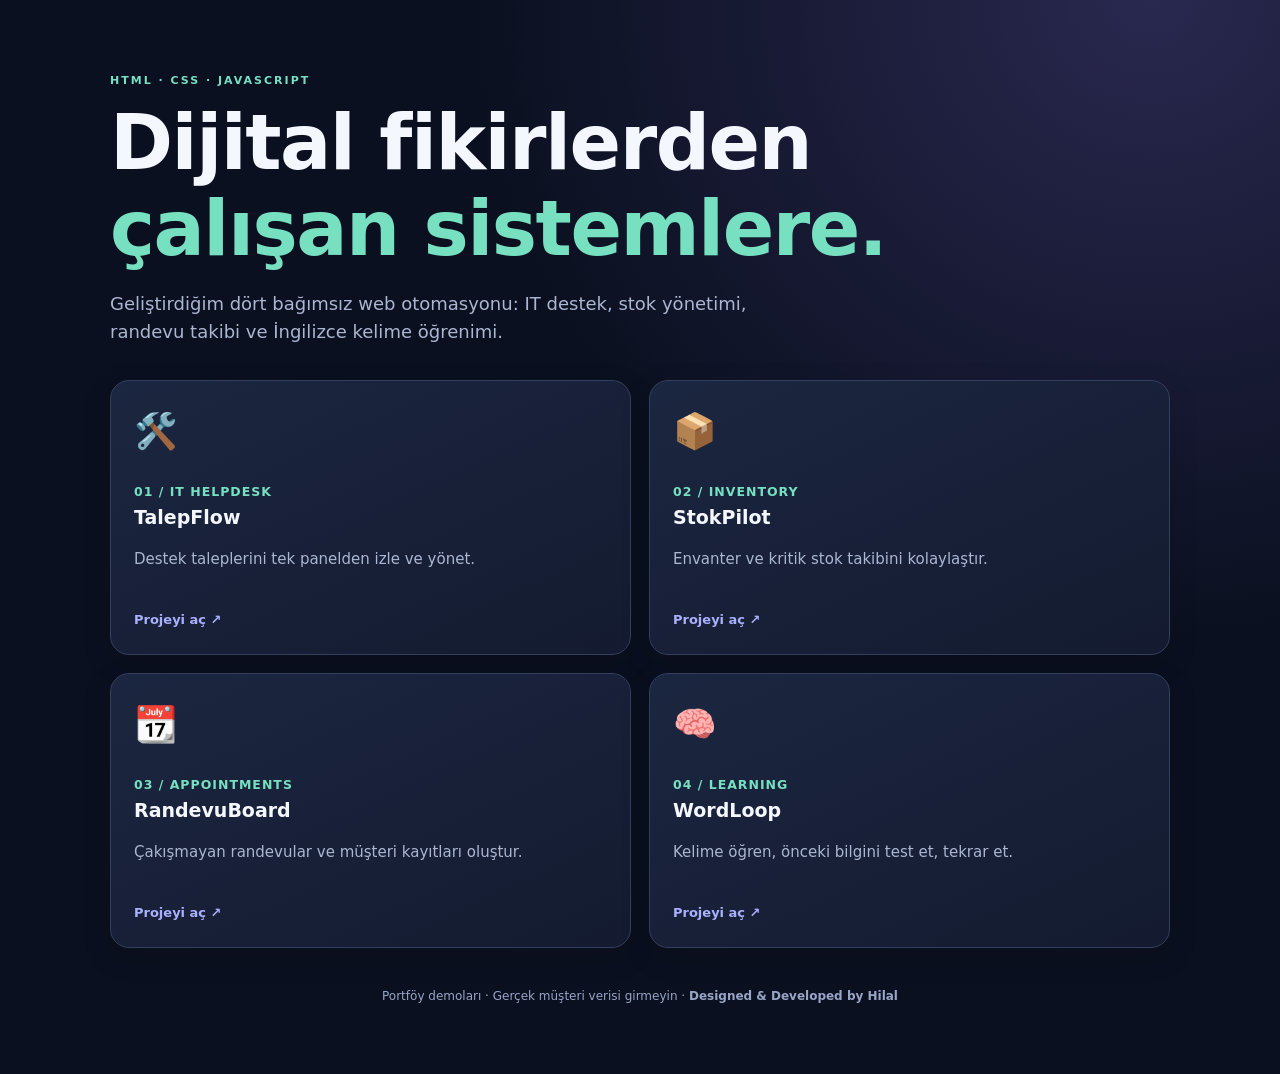
<file: index.html>
<!doctype html><html lang="tr"><head><meta charset="utf-8"><meta name="viewport" content="width=device-width,initial-scale=1"><title>Hilal | Web Automation Portfolio</title><link rel="stylesheet" href="shared/style.css"></head><body><main class="landing"><small class="eyebrow">HTML · CSS · JAVASCRIPT</small><h1>Dijital fikirlerden<br><span class="accent">çalışan sistemlere.</span></h1><p class="lead">Geliştirdiğim dört bağımsız web otomasyonu: IT destek, stok yönetimi, randevu takibi ve İngilizce kelime öğrenimi.</p><section class="tiles"><a class="tile" href="talepflow/"><span>🛠️</span><small>01 / IT HELPDESK</small><h2>TalepFlow</h2><p>Destek taleplerini tek panelden izle ve yönet.</p><b>Projeyi aç ↗</b></a><a class="tile" href="stokpilot/"><span>📦</span><small>02 / INVENTORY</small><h2>StokPilot</h2><p>Envanter ve kritik stok takibini kolaylaştır.</p><b>Projeyi aç ↗</b></a><a class="tile" href="randevuboard/"><span>📆</span><small>03 / APPOINTMENTS</small><h2>RandevuBoard</h2><p>Çakışmayan randevular ve müşteri kayıtları oluştur.</p><b>Projeyi aç ↗</b></a><a class="tile" href="wordloop/"><span>🧠</span><small>04 / LEARNING</small><h2>WordLoop</h2><p>Kelime öğren, önceki bilgini test et, tekrar et.</p><b>Projeyi aç ↗</b></a></section><footer>Portföy demoları · Gerçek müşteri verisi girmeyin · <strong>Designed &amp; Developed by Hilal</strong></footer></main></body></html>
</file>
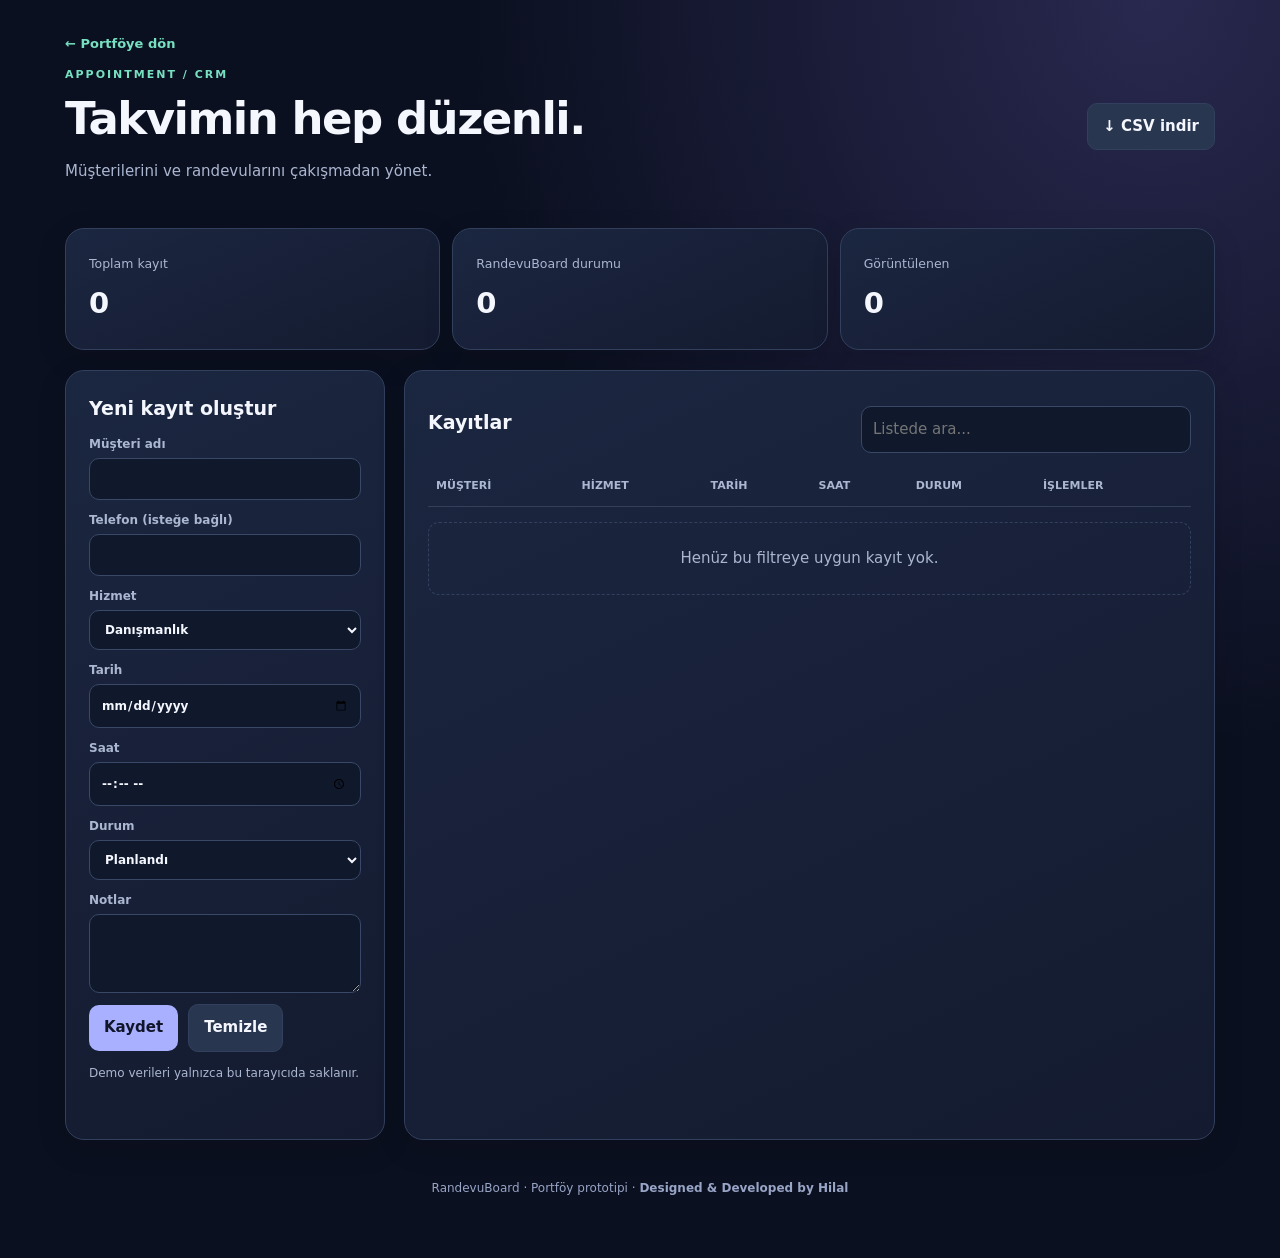
<file: randevuboard/index.html>
<!doctype html><html lang="tr"><head><meta charset="utf-8"><meta name="viewport" content="width=device-width,initial-scale=1"><title>RandevuBoard | Web Otomasyonu</title><link rel="stylesheet" href="../shared/style.css"></head><body><div class="wrap"><a class="back" href="../">← Portföye dön</a><header class="top"><div><p class="eyebrow">APPOINTMENT / CRM</p><h1>Takvimin hep düzenli.</h1><p>Müşterilerini ve randevularını çakışmadan yönet.</p></div><button class="ghost" id="csv">↓ CSV indir</button></header><div class="statrow"><div class="stat"><small>Toplam kayıt</small><strong id="total">0</strong></div><div class="stat"><small>RandevuBoard durumu</small><strong id="attention">0</strong></div><div class="stat"><small>Görüntülenen</small><strong id="visible">0</strong></div></div><div class="grid"><aside class="stack"><section class="panel"><h2 id="formTitle">Yeni kayıt oluştur</h2><form id="form" class="form"><label>Müşteri adı<input name="customer" required maxlength="75"></label><label>Telefon (isteğe bağlı)<input name="phone" type="tel" maxlength="20"></label><label>Hizmet<select name="service"><option>Danışmanlık</option><option>Görüşme</option><option>Kontrol</option><option>Bakım</option></select></label><label>Tarih<input name="date" type="date" required></label><label>Saat<input name="time" type="time" min="08:00" max="21:00" required></label><label>Durum<select name="status"><option>Planlandı</option><option>Tamamlandı</option><option>İptal</option></select></label><label>Notlar<textarea name="notes" rows="3" maxlength="300"></textarea></label><div class="flex"><button type="submit" id="save">Kaydet</button><button type="button" class="ghost" id="cancel">Temizle</button></div></form><p class="hint">Demo verileri yalnızca bu tarayıcıda saklanır.</p><div id="notice" class="toast" role="status"></div></section></aside><section class="panel"><div class="bar"><h2>Kayıtlar</h2><input id="search" class="search" placeholder="Listede ara..." aria-label="Ara"></div><div class="tablewrap"><table><thead><tr><th>Müşteri</th><th>Hizmet</th><th>Tarih</th><th>Saat</th><th>Durum</th><th>İşlemler</th></tr></thead><tbody id="rows"></tbody></table></div><p id="empty" class="empty" hidden>Henüz bu filtreye uygun kayıt yok.</p></section></div><footer>RandevuBoard · Portföy prototipi · <strong>Designed &amp; Developed by Hilal</strong></footer></div><script src="../shared/utils.js"></script><script src="app.js"></script></body></html>
</file>
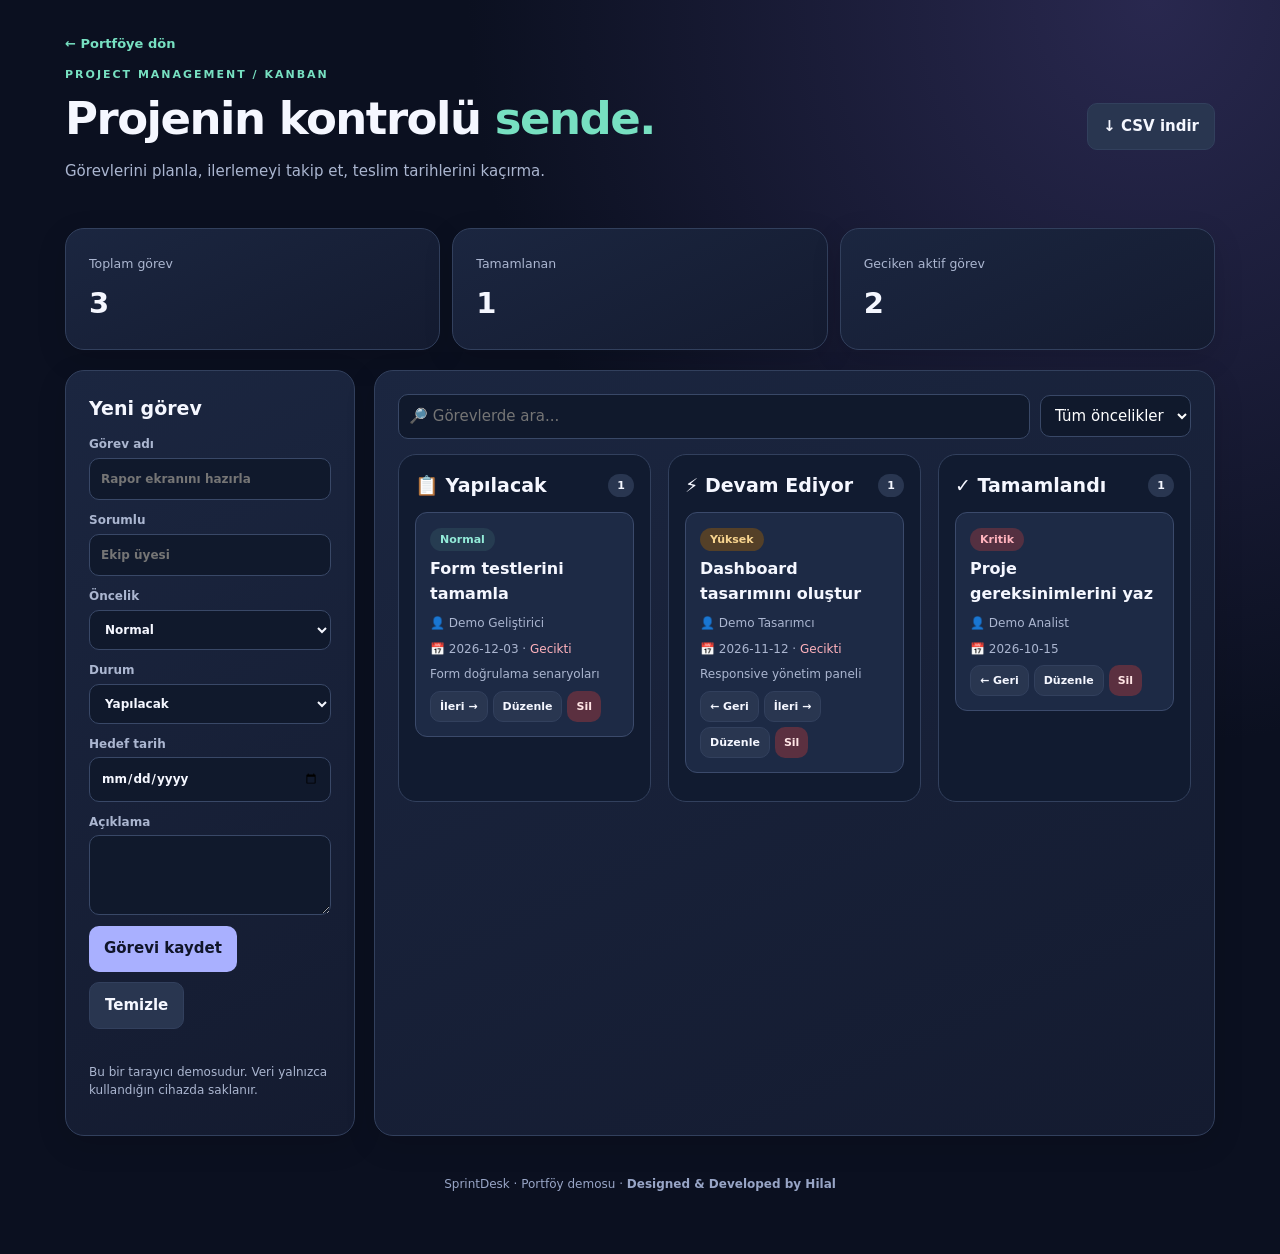
<file: sprintdesk/index.html>
<!doctype html>
<html lang="tr"><head><meta charset="utf-8"><meta name="viewport" content="width=device-width,initial-scale=1">
<title>SprintDesk | Proje ve Görev Takibi</title><link rel="stylesheet" href="../shared/style.css">
<style>
.board{display:grid;grid-template-columns:repeat(3,minmax(0,1fr));gap:17px}.lane{background:#111b30;border:1px solid #32405d;border-radius:18px;padding:16px;min-height:260px}
.lane h2{display:flex;align-items:center;justify-content:space-between}.task{background:#1d2a45;border:1px solid #3b4a6b;border-radius:12px;margin:12px 0;padding:14px}
.task h3{margin:6px 0;font-size:16px}.task p{font-size:12px;margin:7px 0}.task .actions{display:flex;flex-wrap:wrap;gap:5px}
.task button{font-size:11px;padding:6px 9px}.task small{color:#adbad3}.mini{background:#293650;border-radius:999px;padding:3px 9px;font-size:11px}
.layout{display:grid;grid-template-columns:290px 1fr;gap:19px}.form textarea{min-height:80px}.filters{display:flex;gap:10px;flex-wrap:wrap;align-items:center;margin-bottom:15px}
.filters input,.filters select{background:#10192c;color:#fff;border:1px solid #394867;border-radius:10px;padding:10px}
@media(max-width:980px){.layout{grid-template-columns:1fr}.board{grid-template-columns:1fr}}@media(min-width:981px) and (max-width:1150px){.board{grid-template-columns:1fr 1fr}}
</style></head><body>
<div class="wrap"><a class="back" href="../">← Portföye dön</a><header class="top"><div><p class="eyebrow">PROJECT MANAGEMENT / KANBAN</p><h1>Projenin kontrolü <span class="accent">sende.</span></h1><p>Görevlerini planla, ilerlemeyi takip et, teslim tarihlerini kaçırma.</p></div><button class="ghost" id="csv">↓ CSV indir</button></header>
<section class="statrow"><div class="stat"><small>Toplam görev</small><strong id="total">0</strong></div><div class="stat"><small>Tamamlanan</small><strong id="completed">0</strong></div><div class="stat"><small>Geciken aktif görev</small><strong id="overdue">0</strong></div></section>
<div class="layout"><aside class="stack"><section class="panel"><h2 id="formTitle">Yeni görev</h2><form class="form" id="form">
<label>Görev adı<input name="title" maxlength="100" required placeholder="Rapor ekranını hazırla"></label>
<label>Sorumlu<input name="owner" maxlength="60" required placeholder="Ekip üyesi"></label>
<label>Öncelik<select name="priority"><option>Normal</option><option>Yüksek</option><option>Kritik</option></select></label>
<label>Durum<select name="status"><option>Yapılacak</option><option>Devam Ediyor</option><option>Tamamlandı</option></select></label>
<label>Hedef tarih<input type="date" name="due" required></label>
<label>Açıklama<textarea name="description" maxlength="500"></textarea></label>
<div class="flex"><button type="submit">Görevi kaydet</button><button class="ghost" type="button" id="clear">Temizle</button></div></form><div id="notice" class="toast" role="status"></div>
<p class="hint">Bu bir tarayıcı demosudur. Veri yalnızca kullandığın cihazda saklanır.</p></section></aside>
<section class="panel"><div class="filters"><input id="search" aria-label="Görevlerde ara" placeholder="🔎 Görevlerde ara..." style="flex:1;min-width:180px">
<select id="priorityFilter" aria-label="Önceliğe göre filtrele"><option value="">Tüm öncelikler</option><option>Normal</option><option>Yüksek</option><option>Kritik</option></select></div>
<div class="board"><section class="lane"><h2>📋 Yapılacak <span class="mini" id="todoCount">0</span></h2><div id="todo"></div></section>
<section class="lane"><h2>⚡ Devam Ediyor <span class="mini" id="doingCount">0</span></h2><div id="doing"></div></section>
<section class="lane"><h2>✓ Tamamlandı <span class="mini" id="doneCount">0</span></h2><div id="done"></div></section></div>
</section></div><footer>SprintDesk · Portföy demosu · <strong>Designed &amp; Developed by Hilal</strong></footer></div>
<script src="../shared/utils.js"></script><script src="app.js"></script></body></html>
</file>
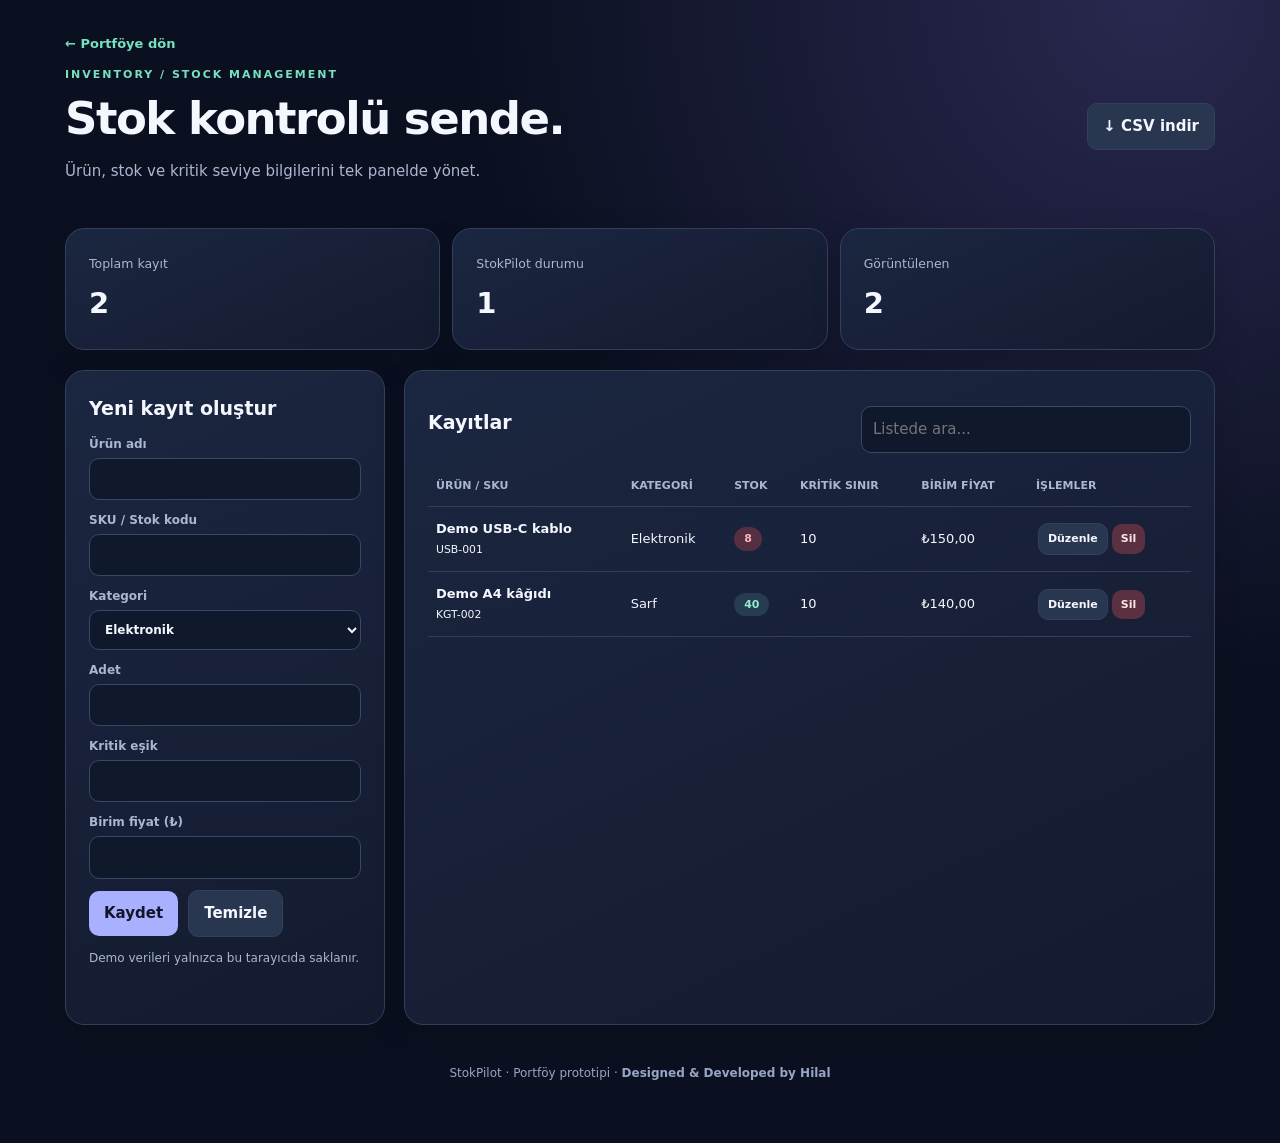
<file: stokpilot/index.html>
<!doctype html><html lang="tr"><head><meta charset="utf-8"><meta name="viewport" content="width=device-width,initial-scale=1"><title>StokPilot | Web Otomasyonu</title><link rel="stylesheet" href="../shared/style.css"></head><body><div class="wrap"><a class="back" href="../">← Portföye dön</a><header class="top"><div><p class="eyebrow">INVENTORY / STOCK MANAGEMENT</p><h1>Stok kontrolü sende.</h1><p>Ürün, stok ve kritik seviye bilgilerini tek panelde yönet.</p></div><button class="ghost" id="csv">↓ CSV indir</button></header><div class="statrow"><div class="stat"><small>Toplam kayıt</small><strong id="total">0</strong></div><div class="stat"><small>StokPilot durumu</small><strong id="attention">0</strong></div><div class="stat"><small>Görüntülenen</small><strong id="visible">0</strong></div></div><div class="grid"><aside class="stack"><section class="panel"><h2 id="formTitle">Yeni kayıt oluştur</h2><form id="form" class="form"><label>Ürün adı<input name="title" required maxlength="90"></label><label>SKU / Stok kodu<input name="sku" required maxlength="30"></label><label>Kategori<select name="category"><option>Elektronik</option><option>Sarf</option><option>Ofis</option><option>Diğer</option></select></label><label>Adet<input type="number" name="quantity" min="0" step="1" required></label><label>Kritik eşik<input type="number" name="minimum" min="0" step="1" required></label><label>Birim fiyat (₺)<input type="number" name="price" min="0" step=".01" required></label><div class="flex"><button type="submit" id="save">Kaydet</button><button type="button" class="ghost" id="cancel">Temizle</button></div></form><p class="hint">Demo verileri yalnızca bu tarayıcıda saklanır.</p><div id="notice" class="toast" role="status"></div></section></aside><section class="panel"><div class="bar"><h2>Kayıtlar</h2><input id="search" class="search" placeholder="Listede ara..." aria-label="Ara"></div><div class="tablewrap"><table><thead><tr><th>Ürün / SKU</th><th>Kategori</th><th>Stok</th><th>Kritik sınır</th><th>Birim fiyat</th><th>İşlemler</th></tr></thead><tbody id="rows"></tbody></table></div><p id="empty" class="empty" hidden>Henüz bu filtreye uygun kayıt yok.</p></section></div><footer>StokPilot · Portföy prototipi · <strong>Designed &amp; Developed by Hilal</strong></footer></div><script src="../shared/utils.js"></script><script src="app.js"></script></body></html>
</file>
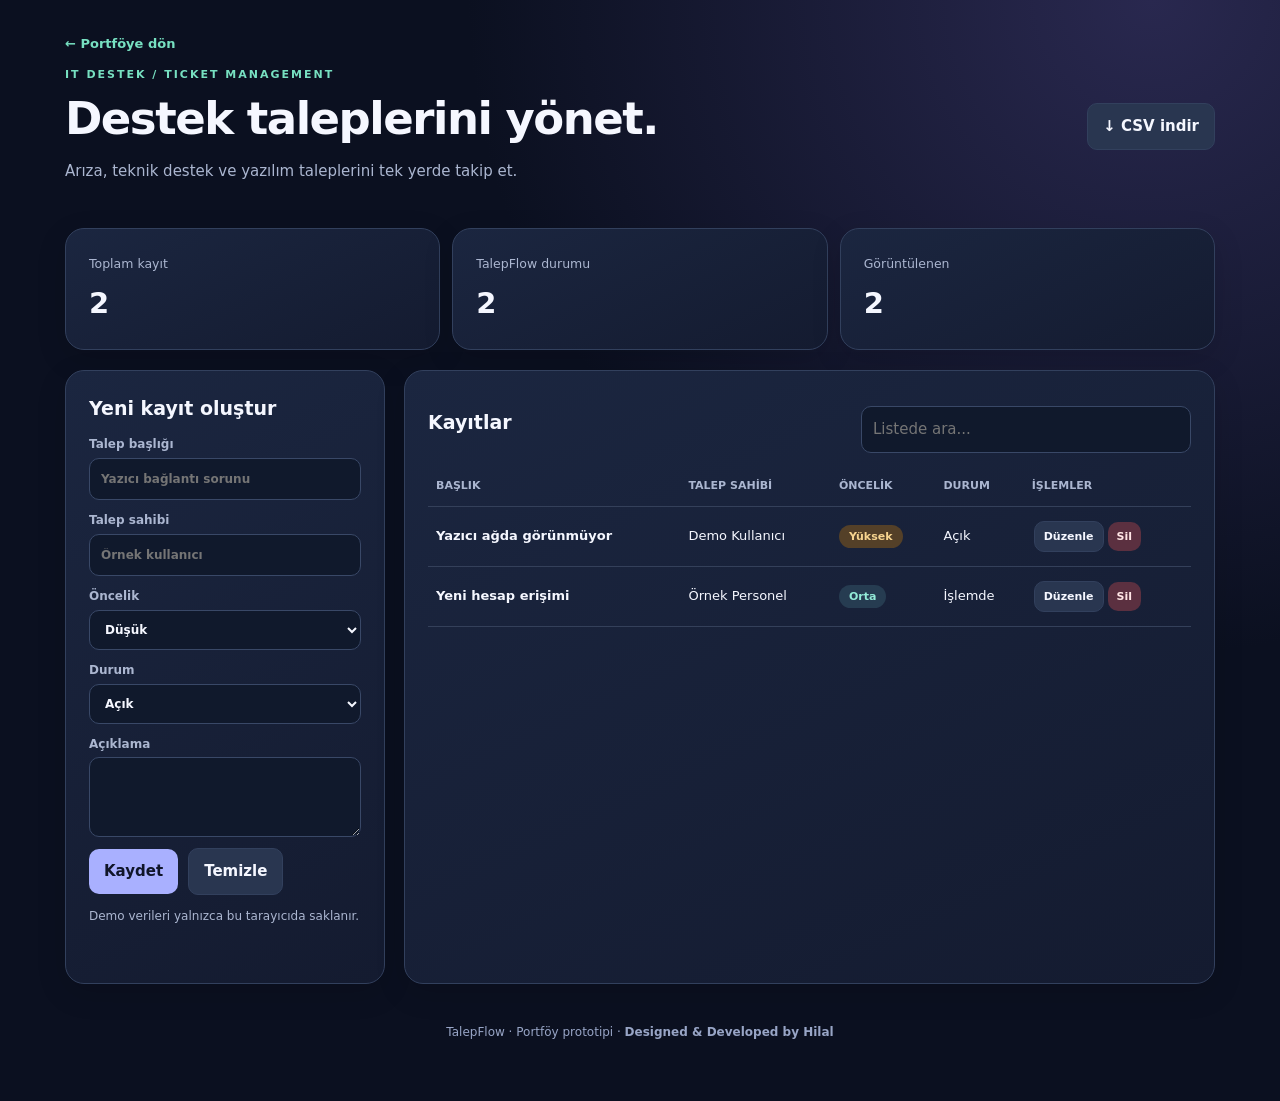
<file: talepflow/index.html>
<!doctype html><html lang="tr"><head><meta charset="utf-8"><meta name="viewport" content="width=device-width,initial-scale=1"><title>TalepFlow | Web Otomasyonu</title><link rel="stylesheet" href="../shared/style.css"></head><body><div class="wrap"><a class="back" href="../">← Portföye dön</a><header class="top"><div><p class="eyebrow">IT DESTEK / TICKET MANAGEMENT</p><h1>Destek taleplerini yönet.</h1><p>Arıza, teknik destek ve yazılım taleplerini tek yerde takip et.</p></div><button class="ghost" id="csv">↓ CSV indir</button></header><div class="statrow"><div class="stat"><small>Toplam kayıt</small><strong id="total">0</strong></div><div class="stat"><small>TalepFlow durumu</small><strong id="attention">0</strong></div><div class="stat"><small>Görüntülenen</small><strong id="visible">0</strong></div></div><div class="grid"><aside class="stack"><section class="panel"><h2 id="formTitle">Yeni kayıt oluştur</h2><form id="form" class="form"><label>Talep başlığı<input name="title" required maxlength="100" placeholder="Yazıcı bağlantı sorunu"></label><label>Talep sahibi<input name="owner" required maxlength="70" placeholder="Örnek kullanıcı"></label><label>Öncelik<select name="priority"><option>Düşük</option><option>Orta</option><option>Yüksek</option><option>Kritik</option></select></label><label>Durum<select name="status"><option>Açık</option><option>İşlemde</option><option>Çözüldü</option></select></label><label>Açıklama<textarea name="description" rows="3" maxlength="400"></textarea></label><div class="flex"><button type="submit" id="save">Kaydet</button><button type="button" class="ghost" id="cancel">Temizle</button></div></form><p class="hint">Demo verileri yalnızca bu tarayıcıda saklanır.</p><div id="notice" class="toast" role="status"></div></section></aside><section class="panel"><div class="bar"><h2>Kayıtlar</h2><input id="search" class="search" placeholder="Listede ara..." aria-label="Ara"></div><div class="tablewrap"><table><thead><tr><th>Başlık</th><th>Talep sahibi</th><th>Öncelik</th><th>Durum</th><th>İşlemler</th></tr></thead><tbody id="rows"></tbody></table></div><p id="empty" class="empty" hidden>Henüz bu filtreye uygun kayıt yok.</p></section></div><footer>TalepFlow · Portföy prototipi · <strong>Designed &amp; Developed by Hilal</strong></footer></div><script src="../shared/utils.js"></script><script src="app.js"></script></body></html>
</file>
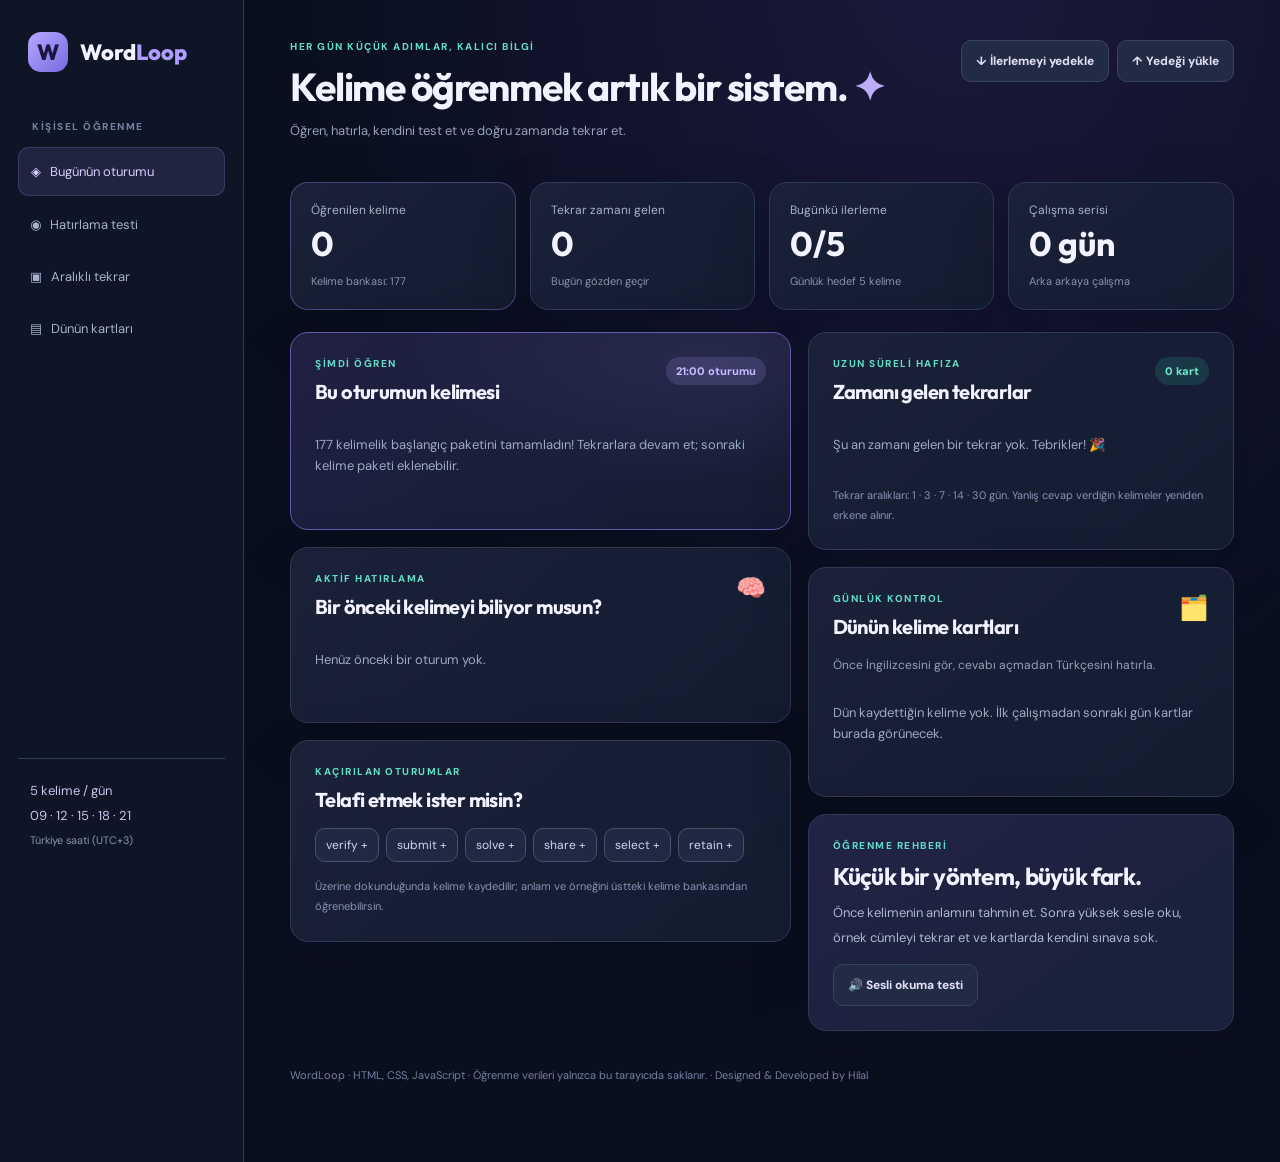
<file: wordloop/index.html>
<!doctype html><html lang="tr"><head><meta charset="UTF-8"><meta name="viewport" content="width=device-width,initial-scale=1"><meta name="theme-color" content="#0b1020"><title>WordLoop | İngilizce Kelime Koçu</title><link rel="stylesheet" href="style.css"></head><body><div class="shell"><aside class="sidebar"><div class="brand"><span class="symbol">W</span><span>Word<span class="accent">Loop</span></span></div><p class="navlabel">KİŞİSEL ÖĞRENME</p><a href="#today" class="nav active">◈ &nbsp; Bugünün oturumu</a><a href="#quiz" class="nav">◉ &nbsp; Hatırlama testi</a><a href="#review" class="nav">▣ &nbsp; Aralıklı tekrar</a><a href="#yesterday" class="nav">▤ &nbsp; Dünün kartları</a><div class="sidenote">5 kelime / gün<br>09 · 12 · 15 · 18 · 21<br><small>Türkiye saati (UTC+3)</small></div></aside><main class="content"><header><div><p class="eyebrow">HER GÜN KÜÇÜK ADIMLAR, KALICI BİLGİ</p><h1>Kelime öğrenmek artık bir sistem. <span>✦</span></h1><p class="subtitle">Öğren, hatırla, kendini test et ve doğru zamanda tekrar et.</p></div><div class="header-actions"><button id="export" class="button subtle">↓ İlerlemeyi yedekle</button><label class="button subtle upload">↑ Yedeği yükle<input id="import" type="file" accept="application/json" hidden></label></div></header><section class="metrics"><article><div>Öğrenilen kelime</div><strong id="learnedNum">0</strong><small>Kelime bankası: <span id="totalNum">0</span></small></article><article><div>Tekrar zamanı gelen</div><strong id="dueNum">0</strong><small>Bugün gözden geçir</small></article><article><div>Bugünkü ilerleme</div><strong id="todayNum">0/5</strong><small>Günlük hedef 5 kelime</small></article><article><div>Çalışma serisi</div><strong id="streakNum">0 gün</strong><small>Arka arkaya çalışma</small></article></section><section class="grid"><div class="stack"><section class="panel hero" id="today"><div class="panel-title"><div><p class="eyebrow">ŞİMDİ ÖĞREN</p><h2>Bu oturumun kelimesi</h2></div><span class="chip" id="slotTag">09:00</span></div><div id="newWord"></div></section><section class="panel" id="quiz"><div class="panel-title"><div><p class="eyebrow">AKTİF HATIRLAMA</p><h2>Bir önceki kelimeyi biliyor musun?</h2></div><span class="emoji">🧠</span></div><div id="lastQuiz"></div></section><section class="panel" id="catchup"><div class="panel-title"><div><p class="eyebrow">KAÇIRILAN OTURUMLAR</p><h2>Telafi etmek ister misin?</h2></div></div><div id="missed"></div></section></div><div class="stack"><section class="panel" id="review"><div class="panel-title"><div><p class="eyebrow">UZUN SÜRELİ HAFIZA</p><h2>Zamanı gelen tekrarlar</h2></div><span class="chip mint" id="dueTag">0 kart</span></div><div id="reviewCard"></div><p class="note">Tekrar aralıkları: 1 · 3 · 7 · 14 · 30 gün. Yanlış cevap verdiğin kelimeler yeniden erkene alınır.</p></section><section class="panel" id="yesterday"><div class="panel-title"><div><p class="eyebrow">GÜNLÜK KONTROL</p><h2>Dünün kelime kartları</h2></div><span class="emoji">🗂️</span></div><p class="subtitle small">Önce İngilizcesini gör, cevabı açmadan Türkçesini hatırla.</p><div id="yesterdayCards"></div></section><section class="panel tips"><p class="eyebrow">ÖĞRENME REHBERİ</p><h2>Küçük bir yöntem, büyük fark.</h2><p>Önce kelimenin anlamını tahmin et. Sonra yüksek sesle oku, örnek cümleyi tekrar et ve kartlarda kendini sınava sok.</p><button id="speakHelp" class="button subtle">🔊 Sesli okuma testi</button></section></div></section><footer>WordLoop · HTML, CSS, JavaScript · Öğrenme verileri yalnızca bu tarayıcıda saklanır. · Designed &amp; Developed by Hilal</footer></main></div><div class="toast" id="toast" role="status"></div><script src="words.js"></script><script src="app.js"></script></body></html>
</file>
<file: shared/style.css>
:root{--bg:#0b1020;--panel:#171f36;--panel2:#202b45;--line:#32405d;--text:#f5f7ff;--muted:#abb6d0;--accent:#a9b0ff;--mint:#77e0c1;--red:#ffb6b3}*{box-sizing:border-box}body{margin:0;background:radial-gradient(ellipse at 90% 0%,#29284f,transparent 42%),var(--bg);color:var(--text);font:15px/1.55 system-ui,-apple-system,Segoe UI,Arial,sans-serif;min-height:100vh}a{color:inherit}button,input,select,textarea{font:inherit}button,.button{border:0;border-radius:10px;padding:11px 15px;cursor:pointer;background:var(--accent);color:#101529;font-weight:750;text-decoration:none;display:inline-block}button:hover,.button:hover{filter:brightness(1.08)}button.ghost,.button.ghost{background:#293650;color:var(--text);border:1px solid var(--line)}button.danger{background:#5b3040;color:#ffe5e5}.wrap{max-width:1190px;margin:auto;padding:32px 20px 60px}.top{display:flex;gap:18px;align-items:center;justify-content:space-between;flex-wrap:wrap;margin-bottom:30px}.eyebrow{color:var(--mint);font-size:11px;letter-spacing:2px;font-weight:800;text-transform:uppercase}h1{font-size:clamp(30px,4vw,45px);line-height:1.13;letter-spacing:-1.5px;margin:9px 0}h2{font-size:19px;margin:0 0 12px}p,.muted{color:var(--muted)}.accent{color:var(--mint)}.back{text-decoration:none;color:var(--mint);font-size:13px;font-weight:700}.grid{display:grid;grid-template-columns:320px minmax(0,1fr);gap:19px}.stack{display:grid;gap:18px;align-content:start}.panel,.stat,.tile{background:linear-gradient(155deg,#1b2640,#141b30);border:1px solid var(--line);border-radius:19px;padding:23px;box-shadow:0 9px 30px #0002}.statrow{display:grid;grid-template-columns:repeat(3,1fr);gap:12px;margin-bottom:20px}.stat strong{display:block;font-size:29px;margin-top:5px}.stat small{color:var(--muted)}.form{display:grid;gap:11px}.form label{display:grid;gap:4px;color:var(--muted);font-size:12px;font-weight:700}.form input,.form select,.form textarea,input.search,select.filter{width:100%;color:var(--text);background:#10192c;border:1px solid #394867;border-radius:10px;padding:11px;outline:0}.form input:focus,.form select:focus,.form textarea:focus,.search:focus{border-color:var(--accent)}.bar{display:flex;gap:10px;align-items:center;flex-wrap:wrap;justify-content:space-between;margin:12px 0}.bar .search{max-width:330px;flex:1}.tablewrap{overflow-x:auto}table{width:100%;border-collapse:collapse;min-width:620px}th,td{text-align:left;border-bottom:1px solid #34405a;padding:12px 8px;font-size:13px}th{font-weight:750;color:var(--muted);font-size:11px;text-transform:uppercase}td button{font-size:11px;padding:6px 9px;margin:2px}.pill{display:inline-block;background:#263c51;color:#93ebd8;border-radius:25px;padding:3px 10px;font-size:11px;font-weight:750}.pill.warn{background:#544028;color:#f7d48f}.pill.bad{background:#543041;color:#ffb3bd}.empty{border:1px dashed var(--line);border-radius:11px;color:var(--muted);padding:24px;text-align:center}.toast{color:var(--mint);font-weight:700;min-height:22px}.hint{font-size:12px;color:var(--muted)}footer{margin-top:39px;color:#98a5c6;font-size:12px;text-align:center}.landing{max-width:1100px;margin:auto;padding:68px 20px}.landing h1{font-size:clamp(40px,7vw,76px)}.lead{font-size:18px;max-width:700px}.tiles{margin-top:34px;display:grid;grid-template-columns:1fr 1fr;gap:18px}.tile{text-decoration:none;transition:.2s}.tile:hover{transform:translateY(-4px);border-color:var(--accent)}.tile>span{font-size:35px;display:block;margin-bottom:22px}.tile small{color:var(--mint);font-weight:800;letter-spacing:1px}.tile p{min-height:45px}.tile b{color:var(--accent);font-size:13px}.flex{display:flex;gap:10px;align-items:center;flex-wrap:wrap}.word{font-size:clamp(30px,5vw,50px);font-weight:850;letter-spacing:-1px}.answer{font-size:23px;color:var(--mint);font-weight:800;margin:9px 0}.flash{border:1px solid var(--line);padding:18px;border-radius:14px;background:#121b30;margin-bottom:11px}.progress{background:#2d3853;height:9px;border-radius:20px;overflow:hidden}.progress div{background:var(--mint);height:100%}@media(max-width:850px){.grid{grid-template-columns:1fr}.statrow{grid-template-columns:repeat(3,1fr)}}@media(max-width:630px){.tiles{grid-template-columns:1fr}.statrow{grid-template-columns:1fr 1fr}.wrap{padding:19px 12px}.panel{padding:16px}.top{margin-bottom:17px}}
</file>
<file: wordloop/style.css>
@import url('https://fonts.googleapis.com/css2?family=DM+Sans:wght@400;500;600;700&family=Outfit:wght@400;500;600;700;800&display=swap');:root{font-family:'DM Sans',system-ui,sans-serif;color:#f3f2ff;background:#0a0f1f;--panel:#161d32;--line:#303956;--muted:#93a1be;--lavender:#ac9dff;--mint:#61dbc5}*{box-sizing:border-box}body{margin:0;background:radial-gradient(ellipse at 75% -5%,#2f245c77,transparent 48%),#0a0f1f}button,input{font:inherit}button{cursor:pointer}button:focus-visible,input:focus-visible{outline:2px solid var(--mint);outline-offset:2px}h1,h2,h3,p{margin-top:0}h1,h2,h3{font-family:'Outfit',sans-serif;letter-spacing:-.03em}.shell{display:grid;grid-template-columns:244px minmax(0,1fr);min-height:100vh}.sidebar{background:#101729c9;border-right:1px solid #303952;padding:30px 18px}.brand{display:flex;align-items:center;gap:12px;font-family:Outfit,sans-serif;font-weight:800;font-size:22px;margin:2px 10px 48px}.brand .symbol{background:linear-gradient(135deg,#b7a7ff,#766bdf);color:#1a163f;border-radius:13px;display:grid;place-items:center;width:40px;height:40px}.accent{color:var(--lavender)}.navlabel,.eyebrow{font-size:10px;font-weight:800;letter-spacing:.15em;color:var(--mint)}.navlabel{color:#74819e;margin:0 14px 14px}.nav{display:block;color:#a5b1ca;text-decoration:none;font-size:13px;border-radius:11px;padding:15px 12px;margin-bottom:5px}.nav.active{background:#aca0ff1d;color:#d6ccff;border:1px solid #a696ff33}.sidenote{position:sticky;top:calc(100vh - 142px);margin-top:25px;padding:20px 12px;color:#c6c4eb;line-height:1.9;border-top:1px solid #333e57;font-size:13px}.sidenote small{color:#8795af}.content{width:100%;max-width:1460px;margin:0 auto;padding:40px clamp(20px,3.6vw,58px) 60px}header{display:flex;align-items:start;justify-content:space-between;gap:18px;margin-bottom:27px}h1{font-size:clamp(27px,3.5vw,39px);margin-bottom:9px}h1 span{color:#bdacf7}.subtitle{color:var(--muted);font-size:13px;line-height:1.7}.small{font-size:12px}.header-actions{display:flex;gap:8px;flex-wrap:wrap}.button{border:none;border-radius:10px;background:var(--lavender);color:#15132f;font-size:12px;font-weight:800;padding:12px 14px;display:inline-flex;align-items:center;justify-content:center;gap:7px;text-decoration:none}.button:hover{filter:brightness(1.1)}.button.subtle{background:#222b45;border:1px solid #384361;color:#dfdef4}.button:disabled{opacity:.4;cursor:not-allowed}.metrics{display:grid;grid-template-columns:repeat(4,1fr);gap:14px;margin-bottom:22px}.metrics article,.panel{background:linear-gradient(140deg,#1a2138,#141c30);border:1px solid var(--line);border-radius:18px;box-shadow:0 20px 60px #06081330}.metrics article{padding:19px 20px}.metrics article:first-child{border-color:#8f81ec66}.metrics article div{font-size:12px;color:#a6b3cd}.metrics strong{font-size:34px;font-family:Outfit,sans-serif;display:block;line-height:1.5}.metrics small{font-size:11px;color:#8593ae}.grid{display:grid;grid-template-columns:minmax(0,1.08fr) minmax(0,.92fr);gap:17px}.stack{min-width:0}.panel{padding:24px;margin-bottom:17px}.panel.hero{border-color:#635bb1;background:radial-gradient(ellipse at 85% 15%,#7263b62a,transparent 53%),linear-gradient(140deg,#202043,#151c32)}.panel-title{display:flex;justify-content:space-between;align-items:start;gap:12px;margin-bottom:16px}.panel-title h2{font-size:20px;margin-bottom:0}.eyebrow{margin-bottom:9px}.chip{font-size:11px;border-radius:40px;padding:7px 10px;background:#aba0ff29;color:#c7bcff;font-weight:800;white-space:nowrap}.chip.mint{background:#3adcb822;color:#72e8c8}.emoji{font-size:24px}.word{font-family:Outfit,sans-serif;font-size:42px;font-weight:800;line-height:1.15;letter-spacing:-.03em}.meaning{font-size:17px;font-weight:800;color:var(--mint);margin:12px 0}.quote{border-left:3px solid #8d81e4;padding:11px 14px;background:#aaa0ff0b;border-radius:0 10px 10px 0;font-size:13px;line-height:1.6;margin:15px 0}.quote .subtitle{margin:5px 0 0}.actions{display:flex;gap:9px;flex-wrap:wrap;margin-top:15px}.note{font-size:11px;color:#8493b2;line-height:1.8;margin-top:15px;margin-bottom:0}.empty{color:#9baac4;font-size:13px;line-height:1.6;padding:15px 0}.label{font-size:12px;font-weight:700;color:#aab8d3;margin-bottom:10px}.question{font-size:27px;font-family:Outfit,sans-serif;font-weight:700;margin:13px 0}.field{width:100%;padding:12px 14px;border:1px solid #485273;background:#111a2b;border-radius:11px;color:#f8f7ff;outline:none}.field:focus{border-color:#aaa0ff}.answer{padding:12px 0;font-size:13px;color:#c7d3e8}.feedback.good{color:#76e8cd}.feedback.bad{color:#ffb4c0}.flip{border:1px solid #4a5374;background:#1d2743;color:#fff;border-radius:13px;padding:23px 16px;display:grid;place-items:center;min-height:152px;text-align:center;width:100%}.flip:hover{border-color:var(--lavender)}.flip .question{margin:3px 0}.flip .hint{font-size:11px;color:#aebcd7}.review-controls{display:flex;gap:8px;flex-wrap:wrap;margin-top:12px}.mini-flip{width:100%;background:#202943;border:1px solid #3c4967;border-radius:10px;color:#eae6ff;padding:14px;text-align:left;margin:5px 0;font-weight:700;display:flex;align-items:center;justify-content:space-between}.mini-flip.revealed{background:#234139;color:#baf9dc}.mini-flip small{color:#94a3bb;font-size:10px;font-weight:500}.session-list{display:flex;gap:7px;flex-wrap:wrap}.session-button{border:1px solid #45516f;color:#cbd7ef;background:#202942;font-size:12px;padding:8px 10px;border-radius:10px}.session-button:hover{border-color:var(--lavender)}.tips{background:linear-gradient(145deg,#222345,#18213a)}.tips h2{margin-bottom:10px}.tips p:not(.eyebrow){color:#abb7d0;font-size:13px;line-height:1.9}footer{font-size:11px;color:#7182a0;margin:20px 0}.toast{position:fixed;right:18px;bottom:18px;background:#224940;border:1px solid #5bdabb;color:#d6fff2;border-radius:12px;padding:13px 16px;font-size:13px;display:none;z-index:20}.toast.show{display:block}@media(max-width:1120px){.grid{grid-template-columns:1fr}.content{padding:28px 22px}.metrics{grid-template-columns:repeat(2,1fr)}}@media(max-width:760px){.shell{grid-template-columns:1fr}.sidebar{display:none}header{flex-direction:column}.content{padding:24px 15px}.panel{padding:18px}.metrics{gap:8px}.metrics article{padding:14px}.metrics strong{font-size:27px}.word{font-size:34px}}
</file>
